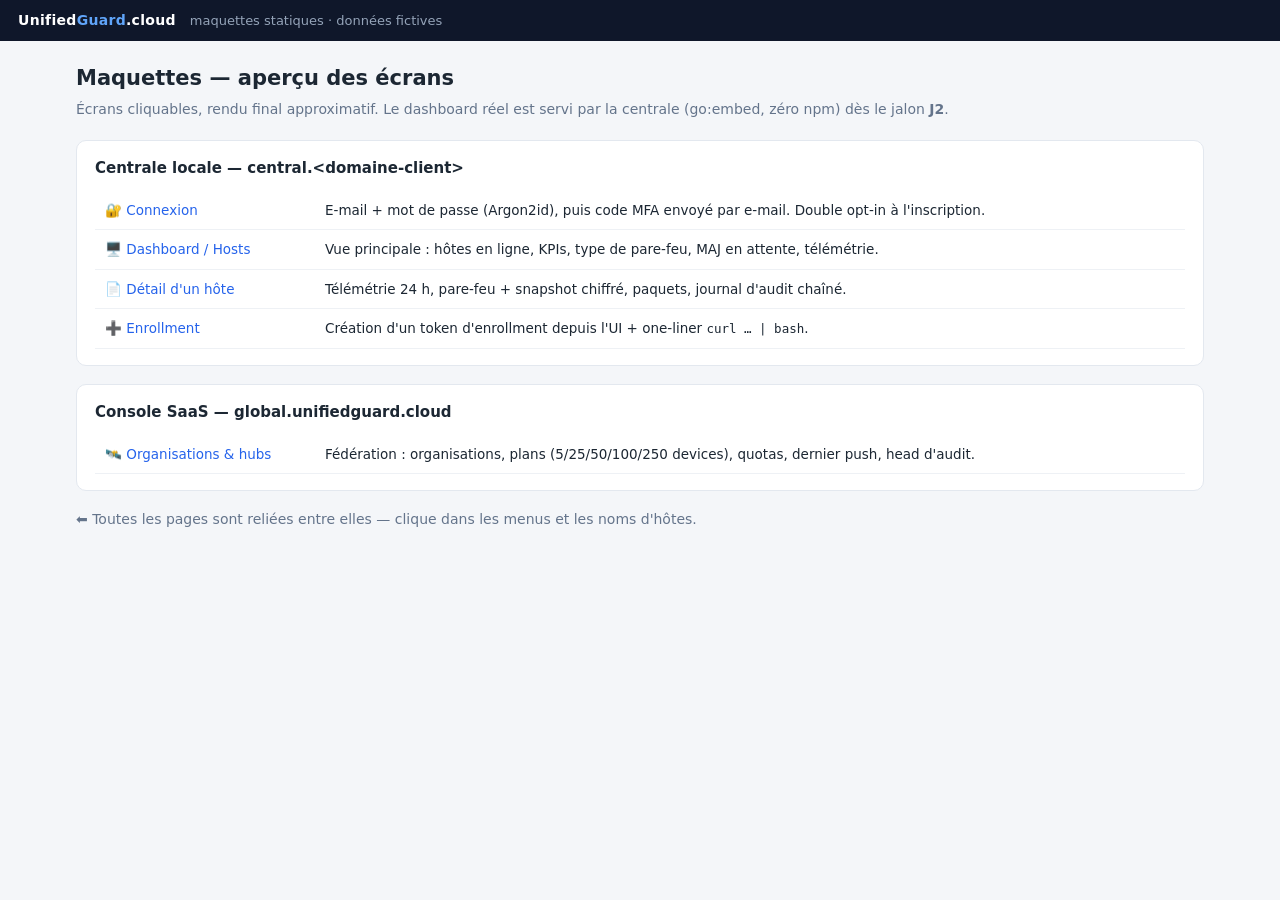
<file: docs/maquettes/index.html>
<!DOCTYPE html>
<html lang="fr">
<head>
<meta charset="utf-8"><meta name="viewport" content="width=device-width, initial-scale=1">
<title>UnifiedGuard — Maquettes</title>
<link rel="stylesheet" href="style.css">
</head>
<body>
<div class="topbar">
  <div class="logo">Unified<span>Guard</span>.cloud</div>
  <div class="site">maquettes statiques · données fictives</div>
</div>
<div class="main" style="margin: 0 auto;">
  <h1>Maquettes — aperçu des écrans</h1>
  <p class="sub">Écrans cliquables, rendu final approximatif. Le dashboard réel est servi par la centrale (go:embed, zéro npm) dès le jalon <b>J2</b>.</p>

  <div class="panel">
    <h2>Centrale locale — central.&lt;domaine-client&gt;</h2>
    <table>
      <tr><td style="width:220px;"><a href="hub-login.html">🔐 Connexion</a></td><td>E-mail + mot de passe (Argon2id), puis code MFA envoyé par e-mail. Double opt-in à l'inscription.</td></tr>
      <tr><td><a href="hub-hosts.html">🖥️ Dashboard / Hosts</a></td><td>Vue principale : hôtes en ligne, KPIs, type de pare-feu, MAJ en attente, télémétrie.</td></tr>
      <tr><td><a href="hub-host.html">📄 Détail d'un hôte</a></td><td>Télémétrie 24 h, pare-feu + snapshot chiffré, paquets, journal d'audit chaîné.</td></tr>
      <tr><td><a href="hub-enroll.html">➕ Enrollment</a></td><td>Création d'un token d'enrollment depuis l'UI + one-liner <code class="mono">curl … | bash</code>.</td></tr>
    </table>
  </div>

  <div class="panel">
    <h2>Console SaaS — global.unifiedguard.cloud</h2>
    <table>
      <tr><td style="width:220px;"><a href="fleet-hubs.html">🛰️ Organisations &amp; hubs</a></td><td>Fédération : organisations, plans (5/25/50/100/250 devices), quotas, dernier push, head d'audit.</td></tr>
    </table>
  </div>

  <p class="sub" style="margin-top:6px;">⬅️ Toutes les pages sont reliées entre elles — clique dans les menus et les noms d'hôtes.</p>
</div>
</body>
</html>
</file>
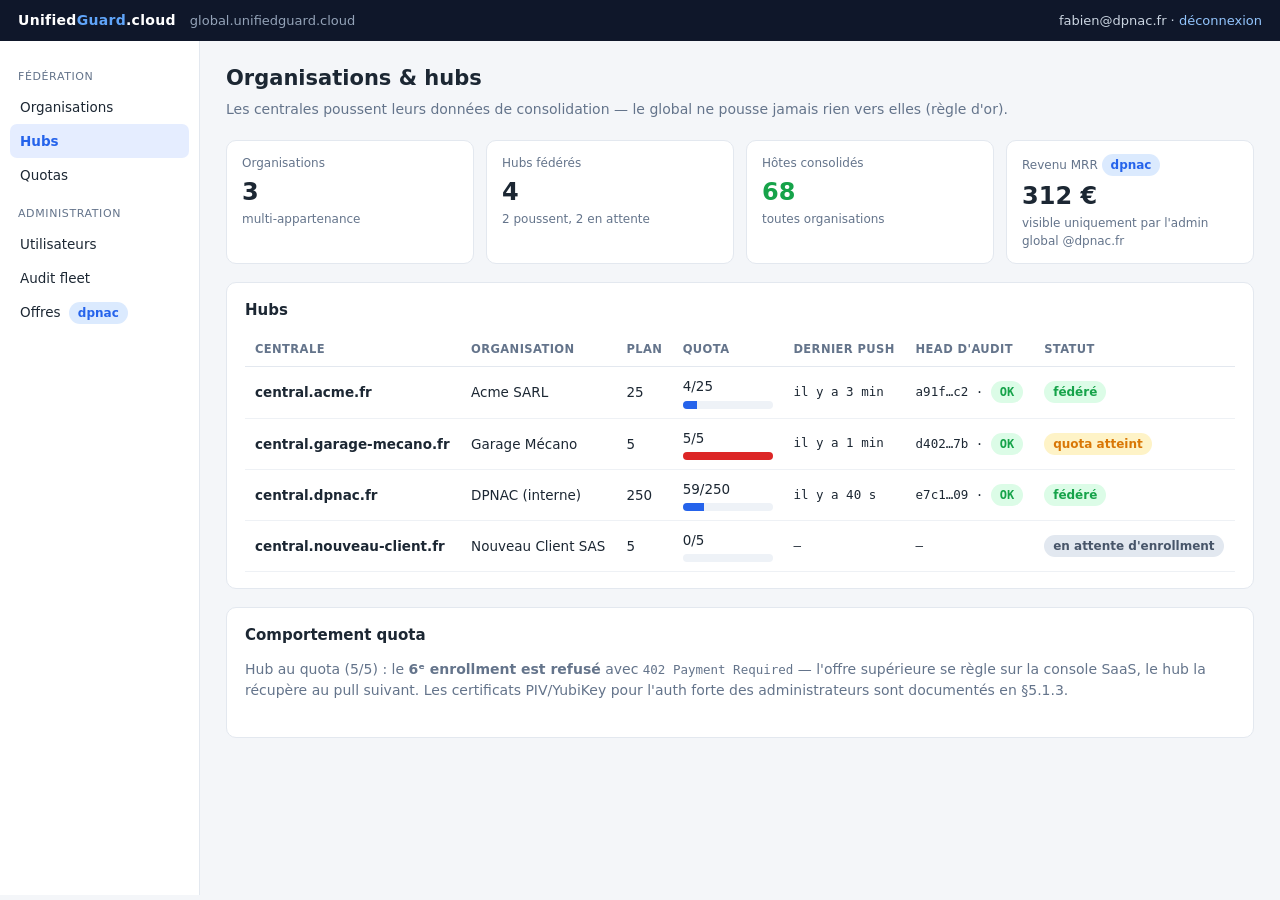
<file: docs/maquettes/fleet-hubs.html>
<!DOCTYPE html>
<html lang="fr">
<head>
<meta charset="utf-8"><meta name="viewport" content="width=device-width, initial-scale=1">
<title>Hubs — global.unifiedguard.cloud</title>
<link rel="stylesheet" href="style.css">
</head>
<body>
<div class="topbar">
  <div class="logo">Unified<span>Guard</span>.cloud</div>
  <div class="site">global.unifiedguard.cloud</div>
  <div class="spacer"></div>
  <div class="user">fabien@dpnac.fr · <a href="index.html" style="color:#93c5fd;">déconnexion</a></div>
</div>
<div class="shell">
  <div class="sidenav">
    <div class="grp">Fédération</div>
    <a href="#">Organisations</a>
    <a class="on" href="#">Hubs</a>
    <a href="#">Quotas</a>
    <div class="grp">Administration</div>
    <a href="#">Utilisateurs</a>
    <a href="#">Audit fleet</a>
    <a href="#">Offres <span class="chip info" style="margin-left:4px;">dpnac</span></a>
  </div>
  <div class="main">
    <h1>Organisations &amp; hubs</h1>
    <p class="sub">Les centrales poussent leurs données de consolidation — le global ne pousse jamais rien vers elles (règle d'or).</p>

    <div class="cards">
      <div class="card"><div class="k">Organisations</div><div class="v">3</div><div class="d">multi-appartenance</div></div>
      <div class="card"><div class="k">Hubs fédérés</div><div class="v">4</div><div class="d">2 poussent, 2 en attente</div></div>
      <div class="card ok"><div class="k">Hôtes consolidés</div><div class="v">68</div><div class="d">toutes organisations</div></div>
      <div class="card"><div class="k">Revenu MRR <span class="chip info">dpnac</span></div><div class="v">312 €</div><div class="d">visible uniquement par l'admin global @dpnac.fr</div></div>
    </div>

    <div class="panel">
      <h2>Hubs</h2>
      <table>
        <thead><tr><th>Centrale</th><th>Organisation</th><th>Plan</th><th>Quota</th><th>Dernier push</th><th>Head d'audit</th><th>Statut</th></tr></thead>
        <tbody>
          <tr>
            <td><b>central.acme.fr</b></td><td>Acme SARL</td><td>25</td>
            <td>4/25 <div class="meter" style="margin-top:4px; width:90px;"><i style="width:16%"></i></div></td>
            <td class="mono">il y a 3 min</td><td class="mono">a91f…c2 · <span class="chip ok">OK</span></td>
            <td><span class="chip ok">fédéré</span></td>
          </tr>
          <tr>
            <td><b>central.garage-mecano.fr</b></td><td>Garage Mécano</td><td>5</td>
            <td>5/5 <div class="meter" style="margin-top:4px; width:90px;"><i class="crit" style="width:100%"></i></div></td>
            <td class="mono">il y a 1 min</td><td class="mono">d402…7b · <span class="chip ok">OK</span></td>
            <td><span class="chip warn">quota atteint</span></td>
          </tr>
          <tr>
            <td><b>central.dpnac.fr</b></td><td>DPNAC (interne)</td><td>250</td>
            <td>59/250 <div class="meter" style="margin-top:4px; width:90px;"><i style="width:24%"></i></div></td>
            <td class="mono">il y a 40 s</td><td class="mono">e7c1…09 · <span class="chip ok">OK</span></td>
            <td><span class="chip ok">fédéré</span></td>
          </tr>
          <tr>
            <td><b>central.nouveau-client.fr</b></td><td>Nouveau Client SAS</td><td>5</td>
            <td>0/5 <div class="meter" style="margin-top:4px; width:90px;"><i style="width:0%"></i></div></td>
            <td class="mono">—</td><td class="mono">—</td>
            <td><span class="chip off">en attente d'enrollment</span></td>
          </tr>
        </tbody>
      </table>
    </div>

    <div class="panel">
      <h2>Comportement quota</h2>
      <p class="sub">Hub au quota (5/5) : le <b>6ᵉ enrollment est refusé</b> avec <span class="mono">402 Payment Required</span> — l'offre supérieure se règle sur la console SaaS, le hub la récupère au pull suivant. Les certificats PIV/YubiKey pour l'auth forte des administrateurs sont documentés en §5.1.3.</p>
    </div>
  </div>
</div>
</body>
</html>
</file>
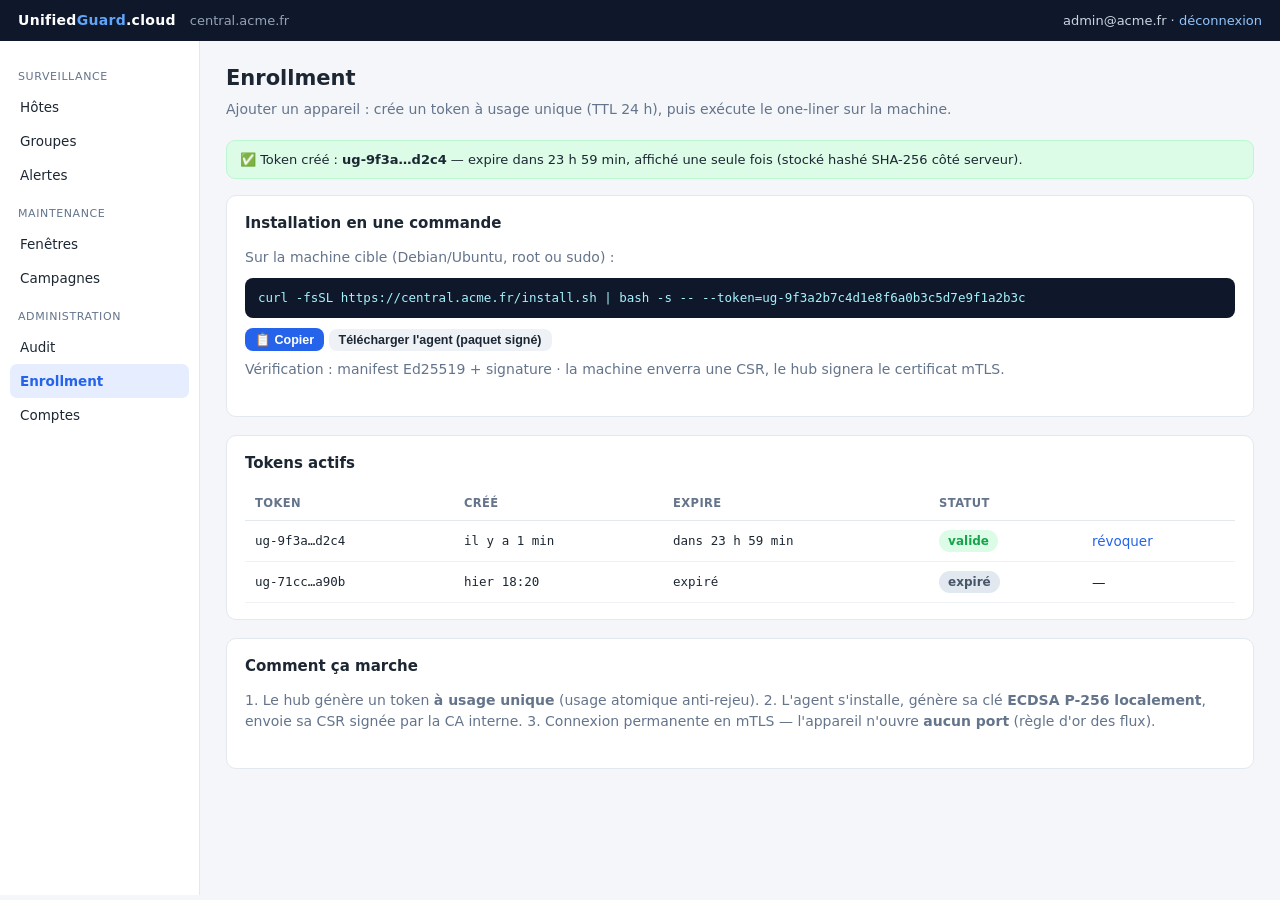
<file: docs/maquettes/hub-enroll.html>
<!DOCTYPE html>
<html lang="fr">
<head>
<meta charset="utf-8"><meta name="viewport" content="width=device-width, initial-scale=1">
<title>Enrollment — central.acme.fr</title>
<link rel="stylesheet" href="style.css">
</head>
<body>
<div class="topbar">
  <div class="logo">Unified<span>Guard</span>.cloud</div>
  <div class="site">central.acme.fr</div>
  <div class="spacer"></div>
  <div class="user">admin@acme.fr · <a href="hub-login.html" style="color:#93c5fd;">déconnexion</a></div>
</div>
<div class="shell">
  <div class="sidenav">
    <div class="grp">Surveillance</div>
    <a href="hub-hosts.html">Hôtes</a>
    <a href="#">Groupes</a>
    <a href="#">Alertes</a>
    <div class="grp">Maintenance</div>
    <a href="#">Fenêtres</a>
    <a href="#">Campagnes</a>
    <div class="grp">Administration</div>
    <a href="#">Audit</a>
    <a class="on" href="#">Enrollment</a>
    <a href="#">Comptes</a>
  </div>
  <div class="main">
    <h1>Enrollment</h1>
    <p class="sub">Ajouter un appareil : crée un token à usage unique (TTL 24 h), puis exécute le one-liner sur la machine.</p>

    <div class="okline">✅ Token créé : <b>ug-9f3a…d2c4</b> — expire dans 23 h 59 min, affiché une seule fois (stocké hashé SHA-256 côté serveur).</div>

    <div class="panel">
      <h2>Installation en une commande</h2>
      <p class="sub" style="margin-bottom:10px;">Sur la machine cible (Debian/Ubuntu, root ou sudo) :</p>
      <code class="cmd">curl -fsSL https://central.acme.fr/install.sh | bash -s -- --token=ug-9f3a2b7c4d1e8f6a0b3c5d7e9f1a2b3c</code>
      <p style="margin-top:10px;"><button class="btn small">📋 Copier</button> <button class="btn sec small">Télécharger l'agent (paquet signé)</button></p>
      <p class="sub" style="margin-top:8px;">Vérification : manifest Ed25519 + signature · la machine enverra une CSR, le hub signera le certificat mTLS.</p>
    </div>

    <div class="panel">
      <h2>Tokens actifs</h2>
      <table>
        <thead><tr><th>Token</th><th>Créé</th><th>Expire</th><th>Statut</th><th></th></tr></thead>
        <tbody>
          <tr><td class="mono">ug-9f3a…d2c4</td><td class="mono">il y a 1 min</td><td class="mono">dans 23 h 59 min</td><td><span class="chip ok">valide</span></td><td><a href="#">révoquer</a></td></tr>
          <tr><td class="mono">ug-71cc…a90b</td><td class="mono">hier 18:20</td><td class="mono">expiré</td><td><span class="chip off">expiré</span></td><td>—</td></tr>
        </tbody>
      </table>
    </div>

    <div class="panel">
      <h2>Comment ça marche</h2>
      <p class="sub">1. Le hub génère un token <b>à usage unique</b> (usage atomique anti-rejeu). 2. L'agent s'installe, génère sa clé <b>ECDSA P-256 localement</b>, envoie sa CSR signée par la CA interne. 3. Connexion permanente en mTLS — l'appareil n'ouvre <b>aucun port</b> (règle d'or des flux).</p>
    </div>
  </div>
</div>
</body>
</html>
</file>
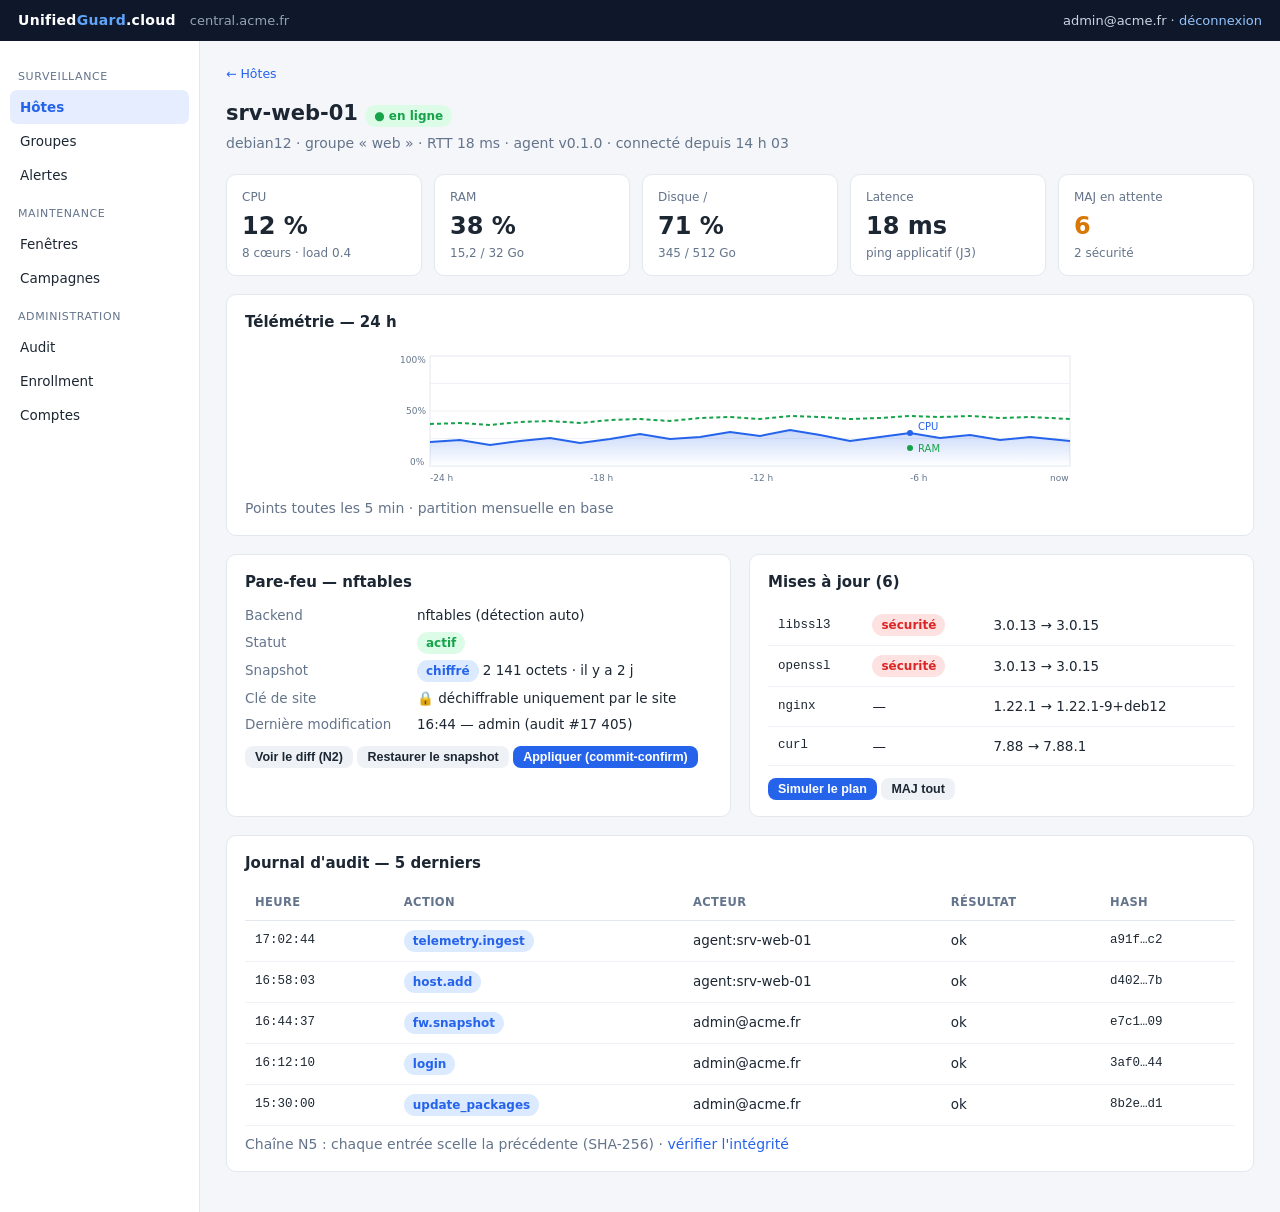
<file: docs/maquettes/hub-host.html>
<!DOCTYPE html>
<html lang="fr">
<head>
<meta charset="utf-8"><meta name="viewport" content="width=device-width, initial-scale=1">
<title>srv-web-01 — central.acme.fr</title>
<link rel="stylesheet" href="style.css">
</head>
<body>
<div class="topbar">
  <div class="logo">Unified<span>Guard</span>.cloud</div>
  <div class="site">central.acme.fr</div>
  <div class="spacer"></div>
  <div class="user">admin@acme.fr · <a href="hub-login.html" style="color:#93c5fd;">déconnexion</a></div>
</div>
<div class="shell">
  <div class="sidenav">
    <div class="grp">Surveillance</div>
    <a class="on" href="hub-hosts.html">Hôtes</a>
    <a href="#">Groupes</a>
    <a href="#">Alertes</a>
    <div class="grp">Maintenance</div>
    <a href="#">Fenêtres</a>
    <a href="#">Campagnes</a>
    <div class="grp">Administration</div>
    <a href="#">Audit</a>
    <a href="hub-enroll.html">Enrollment</a>
    <a href="#">Comptes</a>
  </div>
  <div class="main">
    <a class="back" href="hub-hosts.html">← Hôtes</a>
    <h1>srv-web-01 <span class="chip ok">● en ligne</span></h1>
    <p class="sub">debian12 · groupe « web » · RTT 18 ms · agent v0.1.0 · connecté depuis 14 h 03</p>

    <div class="cards">
      <div class="card"><div class="k">CPU</div><div class="v">12 %</div><div class="d">8 cœurs · load 0.4</div></div>
      <div class="card"><div class="k">RAM</div><div class="v">38 %</div><div class="d">15,2 / 32 Go</div></div>
      <div class="card"><div class="k">Disque /</div><div class="v">71 %</div><div class="d">345 / 512 Go</div></div>
      <div class="card"><div class="k">Latence</div><div class="v">18 ms</div><div class="d">ping applicatif (J3)</div></div>
      <div class="card warn"><div class="k">MAJ en attente</div><div class="v">6</div><div class="d">2 sécurité</div></div>
    </div>

    <div class="panel">
      <h2>Télémétrie — 24 h</h2>
      <svg viewBox="0 0 700 140" width="100%" height="140" role="img" aria-label="Courbes CPU et RAM sur 24 heures">
        <defs>
          <linearGradient id="gcpu" x1="0" y1="0" x2="0" y2="1">
            <stop offset="0" stop-color="#2563eb" stop-opacity=".25"/><stop offset="1" stop-color="#2563eb" stop-opacity="0"/>
          </linearGradient>
        </defs>
        <rect x="40" y="10" width="640" height="110" fill="none" stroke="#e3e8ef"/>
        <g stroke="#eef1f5"><line x1="40" y1="37.5" x2="680" y2="37.5"/><line x1="40" y1="65" x2="680" y2="65"/><line x1="40" y1="92.5" x2="680" y2="92.5"/></g>
        <text x="10" y="17" font-size="9" fill="#64748b">100%</text>
        <text x="16" y="68" font-size="9" fill="#64748b">50%</text>
        <text x="20" y="119" font-size="9" fill="#64748b">0%</text>
        <polygon fill="url(#gcpu)" points="40,96 70,94 100,99 130,95 160,92 190,97 220,93 250,88 280,93 310,91 340,86 370,90 400,84 430,89 460,95 490,91 520,87 550,92 580,89 610,94 640,91 680,95 680,120 40,120"/>
        <polyline fill="none" stroke="#2563eb" stroke-width="2" points="40,96 70,94 100,99 130,95 160,92 190,97 220,93 250,88 280,93 310,91 340,86 370,90 400,84 430,89 460,95 490,91 520,87 550,92 580,89 610,94 640,91 680,95"/>
        <polyline fill="none" stroke="#16a34a" stroke-width="2" stroke-dasharray="4 3" points="40,78 70,77 100,79 130,76 160,75 190,77 220,74 250,73 280,75 310,72 340,71 370,73 400,70 430,71 460,73 490,72 520,70 550,71 580,70 610,72 640,71 680,73"/>
        <g font-size="9" fill="#64748b"><text x="40" y="135">-24 h</text><text x="200" y="135">-18 h</text><text x="360" y="135">-12 h</text><text x="520" y="135">-6 h</text><text x="660" y="135">now</text></g>
        <g font-size="10"><circle cx="520" cy="87" r="3" fill="#2563eb"/><text x="528" y="84" fill="#2563eb">CPU</text><circle cx="520" cy="102" r="3" fill="#16a34a"/><text x="528" y="106" fill="#16a34a">RAM</text></g>
      </svg>
      <p class="sub" style="margin:6px 0 0;">Points toutes les 5 min · partition mensuelle en base</p>
    </div>

    <div class="grid2">
      <div class="panel">
        <h2>Pare-feu — nftables</h2>
        <dl class="kv">
          <dt>Backend</dt><dd>nftables (détection auto)</dd>
          <dt>Statut</dt><dd><span class="chip ok">actif</span></dd>
          <dt>Snapshot</dt><dd><span class="chip info">chiffré</span> 2 141 octets · il y a 2 j</dd>
          <dt>Clé de site</dt><dd>🔒 déchiffrable uniquement par le site</dd>
          <dt>Dernière modification</dt><dd>16:44 — admin (audit #17 405)</dd>
        </dl>
        <p style="margin-top:12px;">
          <button class="btn sec small">Voir le diff (N2)</button>
          <button class="btn sec small">Restaurer le snapshot</button>
          <button class="btn small">Appliquer (commit-confirm)</button>
        </p>
      </div>
      <div class="panel">
        <h2>Mises à jour (6)</h2>
        <table>
          <tr><td class="mono">libssl3</td><td><span class="chip crit">sécurité</span></td><td>3.0.13 → 3.0.15</td></tr>
          <tr><td class="mono">openssl</td><td><span class="chip crit">sécurité</span></td><td>3.0.13 → 3.0.15</td></tr>
          <tr><td class="mono">nginx</td><td>—</td><td>1.22.1 → 1.22.1-9+deb12</td></tr>
          <tr><td class="mono">curl</td><td>—</td><td>7.88 → 7.88.1</td></tr>
        </table>
        <p style="margin-top:12px;"><button class="btn small">Simuler le plan</button> <button class="btn sec small">MAJ tout</button></p>
      </div>
    </div>

    <div class="panel">
      <h2>Journal d'audit — 5 derniers</h2>
      <table>
        <thead><tr><th>Heure</th><th>Action</th><th>Acteur</th><th>Résultat</th><th>Hash</th></tr></thead>
        <tbody>
          <tr><td class="mono">17:02:44</td><td><span class="chip info">telemetry.ingest</span></td><td>agent:srv-web-01</td><td>ok</td><td class="mono">a91f…c2</td></tr>
          <tr><td class="mono">16:58:03</td><td><span class="chip info">host.add</span></td><td>agent:srv-web-01</td><td>ok</td><td class="mono">d402…7b</td></tr>
          <tr><td class="mono">16:44:37</td><td><span class="chip info">fw.snapshot</span></td><td>admin@acme.fr</td><td>ok</td><td class="mono">e7c1…09</td></tr>
          <tr><td class="mono">16:12:10</td><td><span class="chip info">login</span></td><td>admin@acme.fr</td><td>ok</td><td class="mono">3af0…44</td></tr>
          <tr><td class="mono">15:30:00</td><td><span class="chip info">update_packages</span></td><td>admin@acme.fr</td><td>ok</td><td class="mono">8b2e…d1</td></tr>
        </tbody>
      </table>
      <p class="sub" style="margin:8px 0 0;">Chaîne N5 : chaque entrée scelle la précédente (SHA-256) · <a href="#">vérifier l'intégrité</a></p>
    </div>
  </div>
</div>
</body>
</html>
</file>
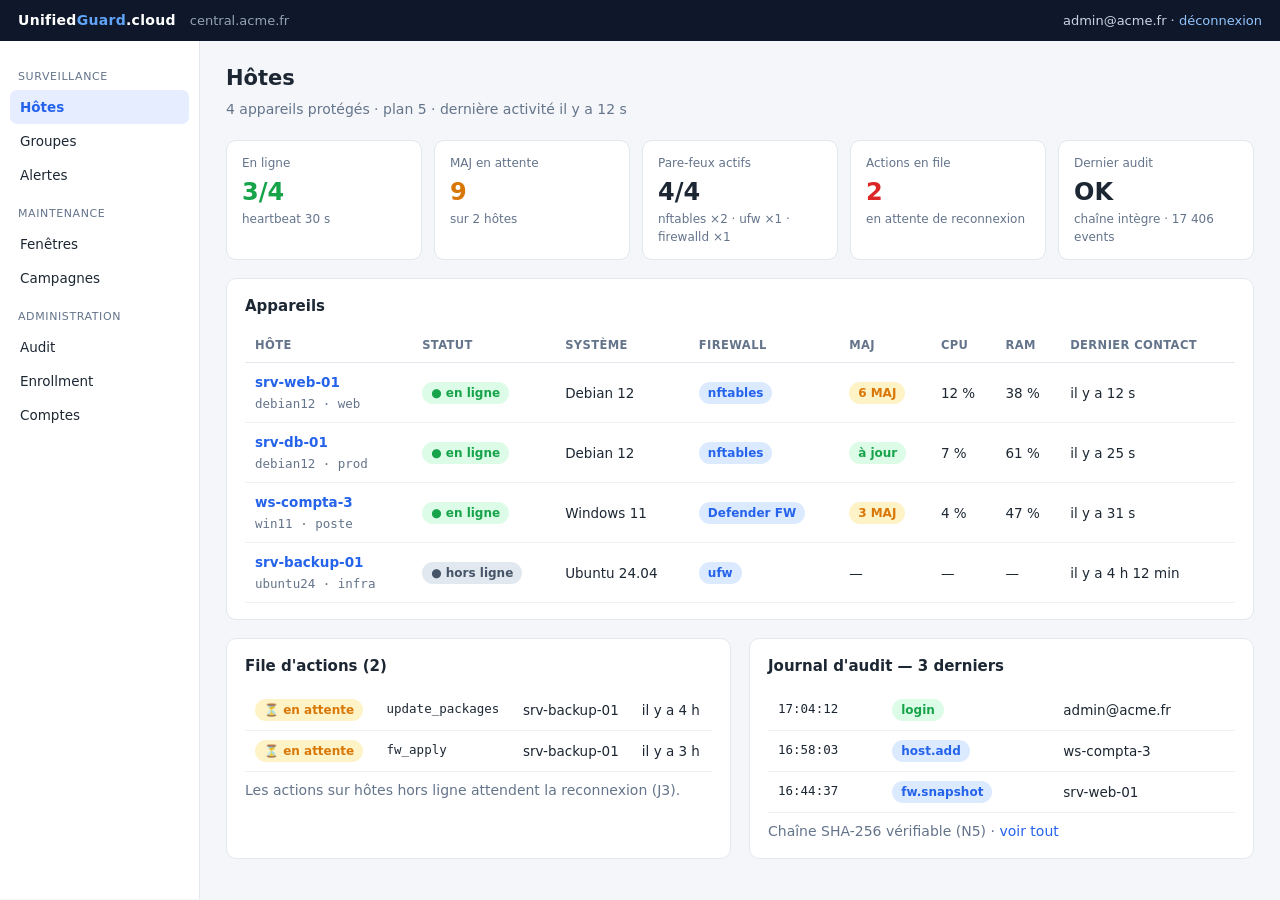
<file: docs/maquettes/hub-hosts.html>
<!DOCTYPE html>
<html lang="fr">
<head>
<meta charset="utf-8"><meta name="viewport" content="width=device-width, initial-scale=1">
<title>Hôtes — central.acme.fr</title>
<link rel="stylesheet" href="style.css">
</head>
<body>
<div class="topbar">
  <div class="logo">Unified<span>Guard</span>.cloud</div>
  <div class="site">central.acme.fr</div>
  <div class="spacer"></div>
  <div class="user">admin@acme.fr · <a href="hub-login.html" style="color:#93c5fd;">déconnexion</a></div>
</div>
<div class="shell">
  <div class="sidenav">
    <div class="grp">Surveillance</div>
    <a class="on" href="#">Hôtes</a>
    <a href="#">Groupes</a>
    <a href="#">Alertes</a>
    <div class="grp">Maintenance</div>
    <a href="#">Fenêtres</a>
    <a href="#">Campagnes</a>
    <div class="grp">Administration</div>
    <a href="#">Audit</a>
    <a href="hub-enroll.html">Enrollment</a>
    <a href="#">Comptes</a>
  </div>
  <div class="main">
    <h1>Hôtes</h1>
    <p class="sub">4 appareils protégés · plan 5 · dernière activité il y a 12 s</p>

    <div class="cards">
      <div class="card ok"><div class="k">En ligne</div><div class="v">3/4</div><div class="d">heartbeat 30 s</div></div>
      <div class="card warn"><div class="k">MAJ en attente</div><div class="v">9</div><div class="d">sur 2 hôtes</div></div>
      <div class="card"><div class="k">Pare-feux actifs</div><div class="v">4/4</div><div class="d">nftables ×2 · ufw ×1 · firewalld ×1</div></div>
      <div class="card crit"><div class="k">Actions en file</div><div class="v">2</div><div class="d">en attente de reconnexion</div></div>
      <div class="card"><div class="k">Dernier audit</div><div class="v">OK</div><div class="d">chaîne intègre · 17 406 events</div></div>
    </div>

    <div class="panel">
      <h2>Appareils</h2>
      <table>
        <thead><tr><th>Hôte</th><th>Statut</th><th>Système</th><th>Firewall</th><th>MAJ</th><th>CPU</th><th>RAM</th><th>Dernier contact</th></tr></thead>
        <tbody>
          <tr>
            <td><a href="hub-host.html"><b>srv-web-01</b></a><br><span class="mono" style="color:var(--mut);">debian12 · web</span></td>
            <td><span class="chip ok">● en ligne</span></td>
            <td>Debian 12</td>
            <td><span class="chip info">nftables</span></td>
            <td><span class="chip warn">6 MAJ</span></td>
            <td>12 %</td>
            <td>38 %</td>
            <td>il y a 12 s</td>
          </tr>
          <tr>
            <td><a href="hub-host.html"><b>srv-db-01</b></a><br><span class="mono" style="color:var(--mut);">debian12 · prod</span></td>
            <td><span class="chip ok">● en ligne</span></td>
            <td>Debian 12</td>
            <td><span class="chip info">nftables</span></td>
            <td><span class="chip ok">à jour</span></td>
            <td>7 %</td>
            <td>61 %</td>
            <td>il y a 25 s</td>
          </tr>
          <tr>
            <td><a href="hub-host.html"><b>ws-compta-3</b></a><br><span class="mono" style="color:var(--mut);">win11 · poste</span></td>
            <td><span class="chip ok">● en ligne</span></td>
            <td>Windows 11</td>
            <td><span class="chip info">Defender FW</span></td>
            <td><span class="chip warn">3 MAJ</span></td>
            <td>4 %</td>
            <td>47 %</td>
            <td>il y a 31 s</td>
          </tr>
          <tr>
            <td><a href="hub-host.html"><b>srv-backup-01</b></a><br><span class="mono" style="color:var(--mut);">ubuntu24 · infra</span></td>
            <td><span class="chip off">● hors ligne</span></td>
            <td>Ubuntu 24.04</td>
            <td><span class="chip info">ufw</span></td>
            <td>—</td>
            <td>—</td>
            <td>—</td>
            <td>il y a 4 h 12 min</td>
          </tr>
        </tbody>
      </table>
    </div>

    <div class="grid2">
      <div class="panel">
        <h2>File d'actions (2)</h2>
        <table>
          <tr><td><span class="chip warn">⏳ en attente</span></td><td class="mono">update_packages</td><td>srv-backup-01</td><td>il y a 4 h</td></tr>
          <tr><td><span class="chip warn">⏳ en attente</span></td><td class="mono">fw_apply</td><td>srv-backup-01</td><td>il y a 3 h</td></tr>
        </table>
        <p class="sub" style="margin:8px 0 0;">Les actions sur hôtes hors ligne attendent la reconnexion (J3).</p>
      </div>
      <div class="panel">
        <h2>Journal d'audit — 3 derniers</h2>
        <table>
          <tr><td class="mono">17:04:12</td><td><span class="chip ok">login</span></td><td>admin@acme.fr</td></tr>
          <tr><td class="mono">16:58:03</td><td><span class="chip info">host.add</span></td><td>ws-compta-3</td></tr>
          <tr><td class="mono">16:44:37</td><td><span class="chip info">fw.snapshot</span></td><td>srv-web-01</td></tr>
        </table>
        <p class="sub" style="margin:8px 0 0;">Chaîne SHA-256 vérifiable (N5) · <a href="#">voir tout</a></p>
      </div>
    </div>
  </div>
</div>
</body>
</html>
</file>
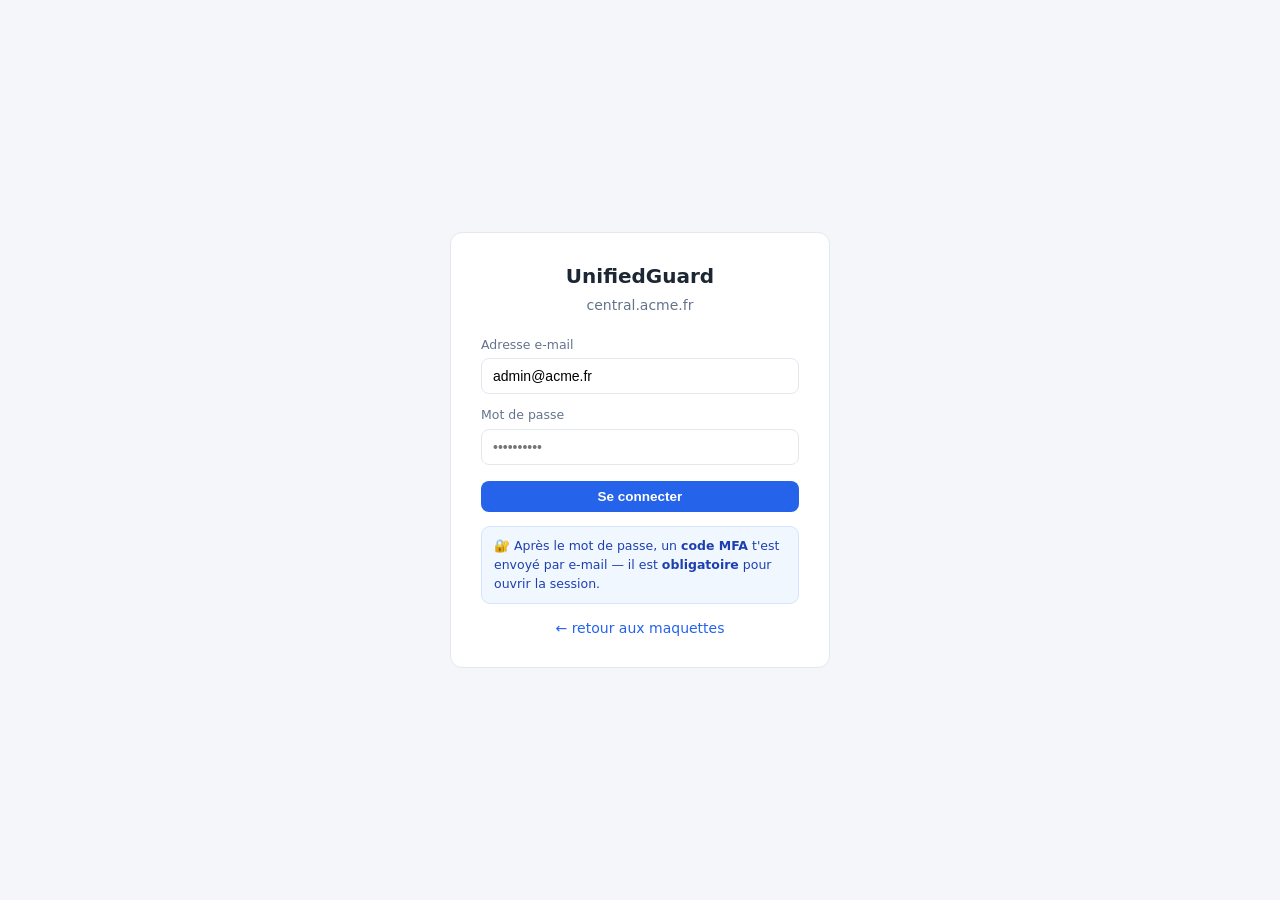
<file: docs/maquettes/hub-login.html>
<!DOCTYPE html>
<html lang="fr">
<head>
<meta charset="utf-8"><meta name="viewport" content="width=device-width, initial-scale=1">
<title>Connexion — central.acme.fr</title>
<link rel="stylesheet" href="style.css">
</head>
<body>
<div class="login-wrap">
  <div class="login">
    <h1>UnifiedGuard</h1>
    <p class="sub">central.acme.fr</p>
    <form>
      <label for="m">Adresse e-mail</label>
      <input type="email" id="m" placeholder="admin@acme.fr" value="admin@acme.fr">
      <label for="p">Mot de passe</label>
      <input type="password" id="p" placeholder="••••••••••">
      <button class="btn wide" formaction="hub-hosts.html" formmethod="get">Se connecter</button>
    </form>
    <div class="note">🔐 Après le mot de passe, un <b>code MFA</b> t'est envoyé par e-mail — il est <b>obligatoire</b> pour ouvrir la session.</div>
    <p style="text-align:center; margin-top:14px;"><a href="index.html">← retour aux maquettes</a></p>
  </div>
</div>
</body>
</html>
</file>
<file: docs/maquettes/style.css>
/* UnifiedGuard — maquettes statiques (données fictives) */
:root {
  --bg: #f4f6f9; --panel: #fff; --line: #e3e8ef; --ink: #1c2733; --mut: #64748b;
  --acc: #2563eb; --acc-ink: #fff; --ok: #16a34a; --warn: #d97706; --crit: #dc2626;
  --chip-ok: #dcfce7; --chip-warn: #fef3c7; --chip-crit: #fee2e2; --chip-off: #e2e8f0;
}
* { box-sizing: border-box; margin: 0; }
body { font: 14px/1.5 system-ui, -apple-system, "Segoe UI", Roboto, sans-serif; background: var(--bg); color: var(--ink); }
a { color: var(--acc); text-decoration: none; }
a:hover { text-decoration: underline; }

/* Layout */
.topbar { display: flex; align-items: center; gap: 14px; background: #0f172a; color: #fff; padding: 10px 18px; }
.topbar .logo { font-weight: 700; letter-spacing: .3px; }
.topbar .logo span { color: #60a5fa; }
.topbar .site { font-size: 13px; color: #94a3b8; }
.topbar .spacer { flex: 1; }
.topbar .user { font-size: 13px; color: #cbd5e1; }
.shell { display: flex; min-height: calc(100vh - 46px); }
.sidenav { width: 200px; background: #fff; border-right: 1px solid var(--line); padding: 14px 10px; }
.sidenav .grp { font-size: 11px; text-transform: uppercase; letter-spacing: .6px; color: var(--mut); margin: 14px 8px 4px; }
.sidenav a { display: block; padding: 7px 10px; border-radius: 7px; color: var(--ink); font-size: 13.5px; }
.sidenav a:hover { background: #eef2f7; text-decoration: none; }
.sidenav a.on { background: #e5edff; color: var(--acc); font-weight: 600; }
.main { flex: 1; padding: 22px 26px; max-width: 1180px; }
h1 { font-size: 21px; margin-bottom: 4px; }
.sub { color: var(--mut); margin-bottom: 20px; }

/* Cards / KPI */
.cards { display: grid; grid-template-columns: repeat(auto-fit, minmax(170px, 1fr)); gap: 12px; margin-bottom: 18px; }
.card { background: var(--panel); border: 1px solid var(--line); border-radius: 10px; padding: 13px 15px; }
.card .k { font-size: 12px; color: var(--mut); }
.card .v { font-size: 24px; font-weight: 700; margin-top: 2px; }
.card .d { font-size: 12px; color: var(--mut); }
.card.warn .v { color: var(--warn); } .card.crit .v { color: var(--crit); } .card.ok .v { color: var(--ok); }

.panel { background: var(--panel); border: 1px solid var(--line); border-radius: 10px; padding: 16px 18px; margin-bottom: 18px; }
.panel h2 { font-size: 15px; margin-bottom: 12px; }
.grid2 { display: grid; grid-template-columns: 1fr 1fr; gap: 18px; }
@media (max-width: 900px) { .grid2 { grid-template-columns: 1fr; } }

/* Table */
table { width: 100%; border-collapse: collapse; font-size: 13.5px; }
th { text-align: left; font-size: 11.5px; text-transform: uppercase; letter-spacing: .4px; color: var(--mut); padding: 8px 10px; border-bottom: 1px solid var(--line); }
td { padding: 9px 10px; border-bottom: 1px solid #eef1f5; vertical-align: middle; }
tr:hover td { background: #f8fafc; }
.mono { font-family: ui-monospace, "SF Mono", Consolas, monospace; font-size: 12.5px; }

/* Chips */
.chip { display: inline-block; padding: 2px 9px; border-radius: 999px; font-size: 12px; font-weight: 600; }
.chip.ok { background: var(--chip-ok); color: var(--ok); }
.chip.warn { background: var(--chip-warn); color: var(--warn); }
.chip.crit { background: var(--chip-crit); color: var(--crit); }
.chip.off { background: var(--chip-off); color: #475569; }
.chip.info { background: #dbeafe; color: var(--acc); }

/* Buttons */
.btn { display: inline-block; background: var(--acc); color: var(--acc-ink); border: none; border-radius: 8px; padding: 8px 15px; font-size: 13.5px; font-weight: 600; cursor: pointer; }
.btn.sec { background: #eef2f7; color: var(--ink); }
.btn.small { padding: 4px 10px; font-size: 12.5px; }

/* Meters */
.meter { background: #eef2f7; border-radius: 6px; height: 8px; overflow: hidden; }
.meter i { display: block; height: 100%; background: var(--acc); }
.meter i.warn { background: var(--warn); } .meter i.crit { background: var(--crit); }
.kv { display: grid; grid-template-columns: 160px 1fr; gap: 6px 12px; font-size: 13.5px; }
.kv dt { color: var(--mut); } .kv dd { font-weight: 500; }

/* Login */
.login-wrap { min-height: 100vh; display: flex; align-items: center; justify-content: center; flex-direction: column; gap: 10px; }
.login { background: var(--panel); border: 1px solid var(--line); border-radius: 12px; padding: 28px 30px; width: 380px; }
.login h1 { text-align: center; font-size: 20px; }
.login .sub { text-align: center; }
label { display: block; font-size: 12.5px; color: var(--mut); margin: 12px 0 4px; }
input[type=email], input[type=password], input[type=text] { width: 100%; border: 1px solid var(--line); border-radius: 8px; padding: 9px 11px; font-size: 14px; }
input:focus { outline: 2px solid #bfdbfe; border-color: var(--acc); }
.btn.wide { width: 100%; margin-top: 16px; }
.note { background: #f0f7ff; border: 1px solid #d6e4ff; border-radius: 9px; padding: 10px 12px; font-size: 12.5px; color: #1e40af; margin-top: 14px; }
.banner { background: var(--chip-warn); border: 1px solid #fde68a; border-radius: 9px; padding: 9px 13px; font-size: 13px; margin-bottom: 16px; }
.okline { background: var(--chip-ok); border: 1px solid #bbf7d0; border-radius: 9px; padding: 9px 13px; font-size: 13px; margin-bottom: 16px; }
code.cmd { display: block; background: #0f172a; color: #a5f3fc; border-radius: 8px; padding: 11px 13px; font-size: 12.5px; white-space: pre-wrap; word-break: break-all; font-family: ui-monospace, Consolas, monospace; }
.back { font-size: 12.5px; margin-bottom: 14px; display: inline-block; }
</file>
